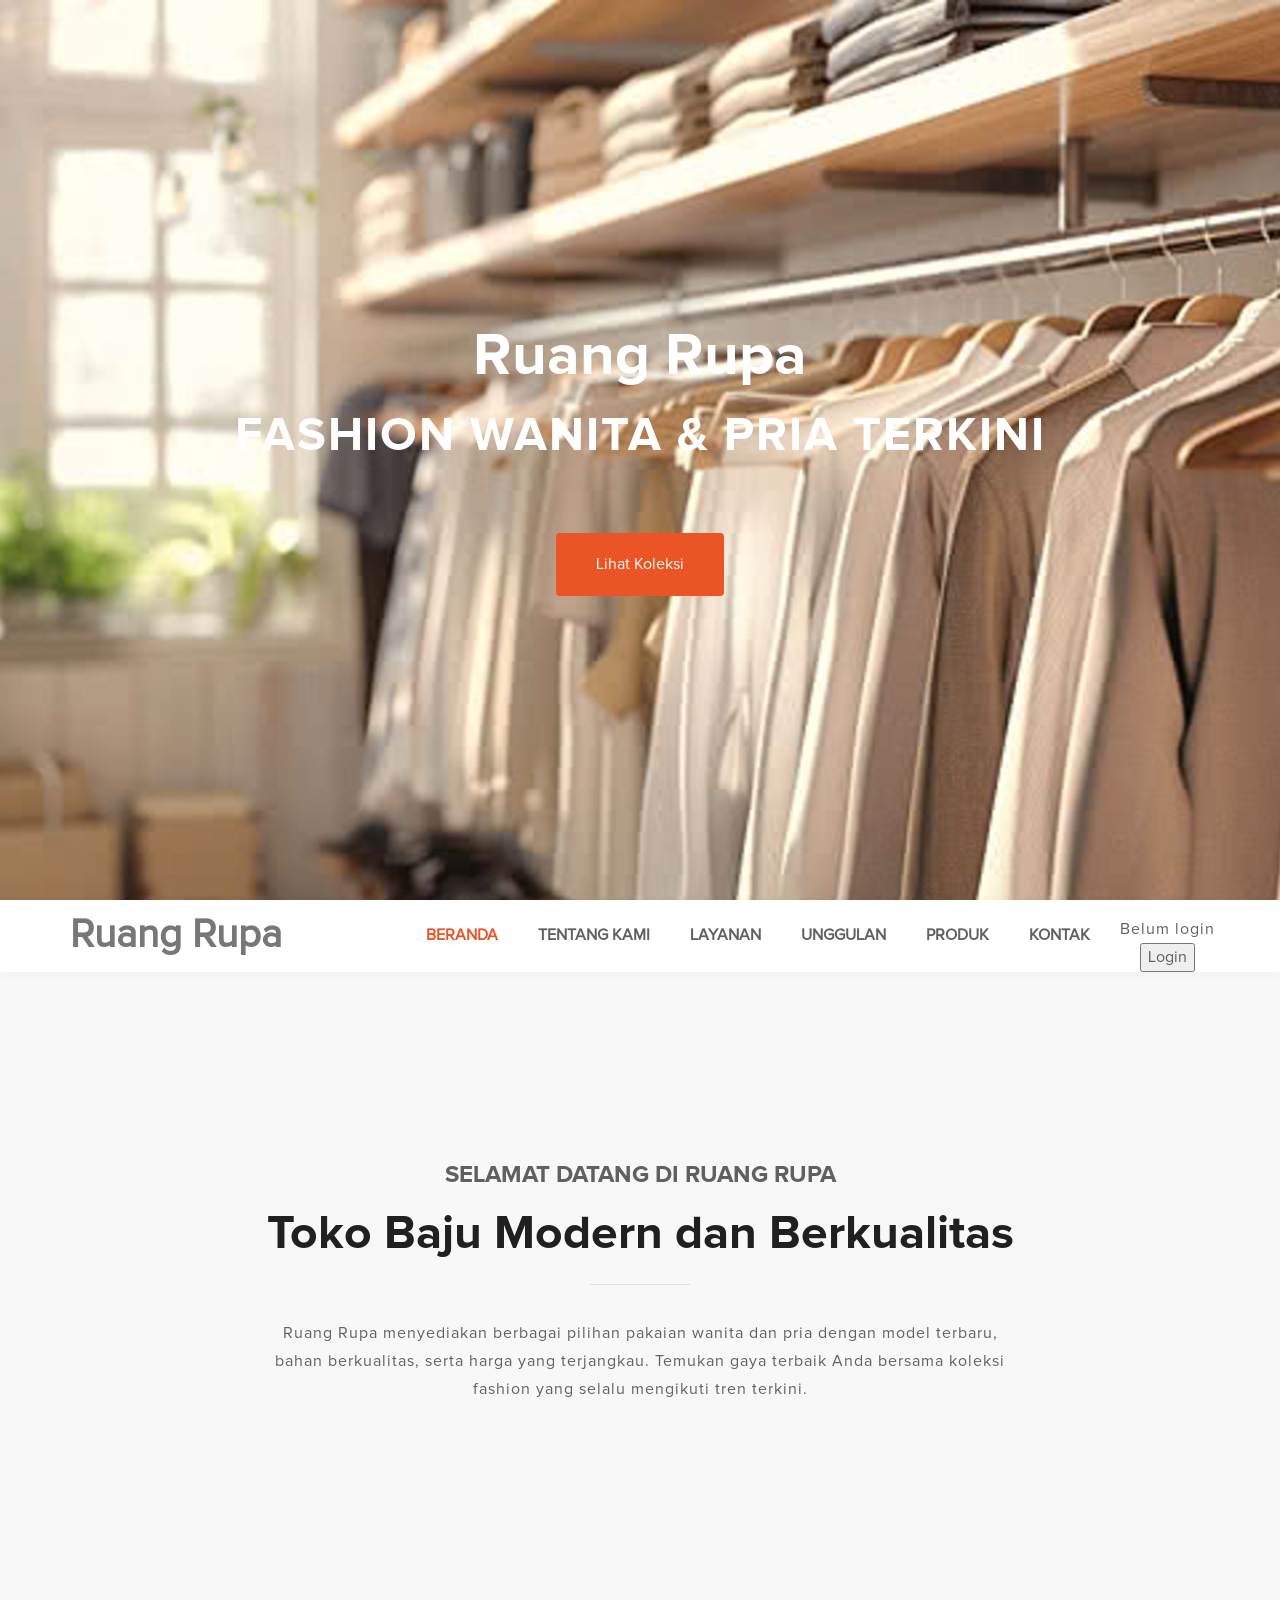
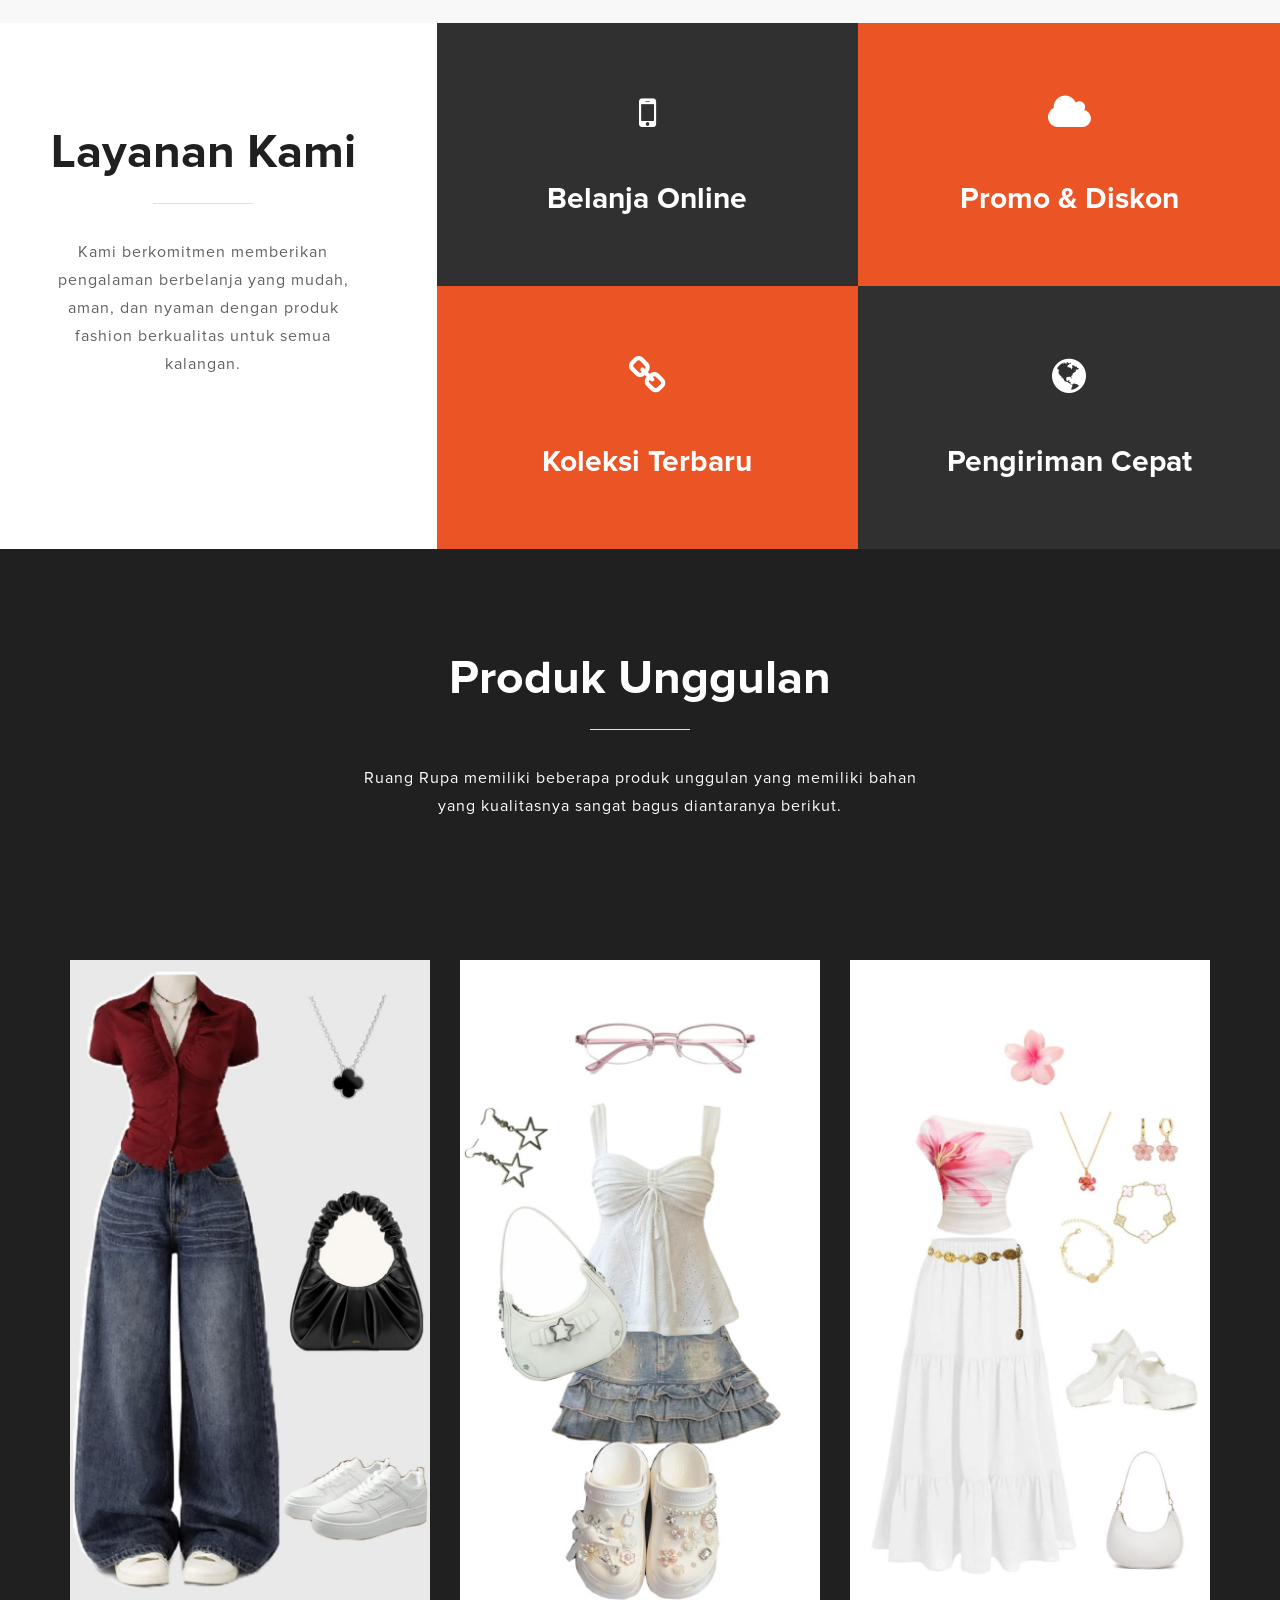
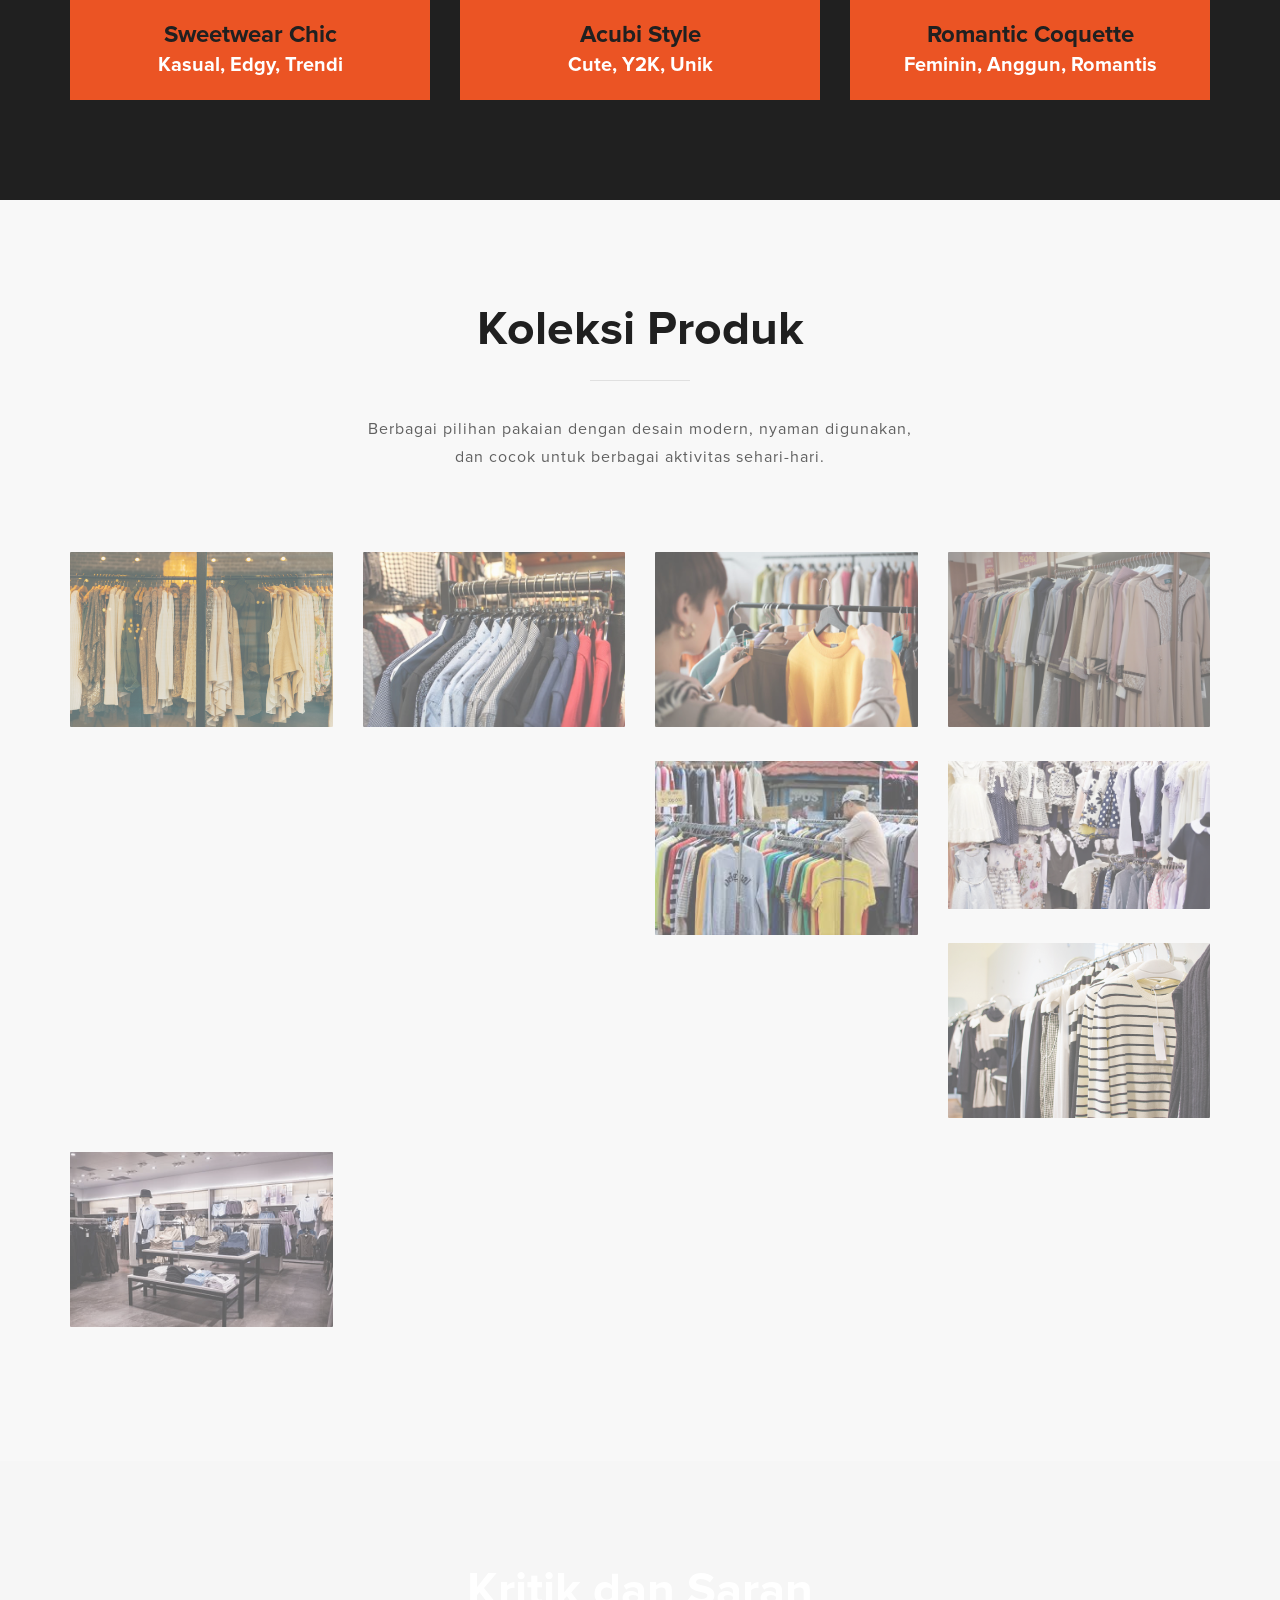
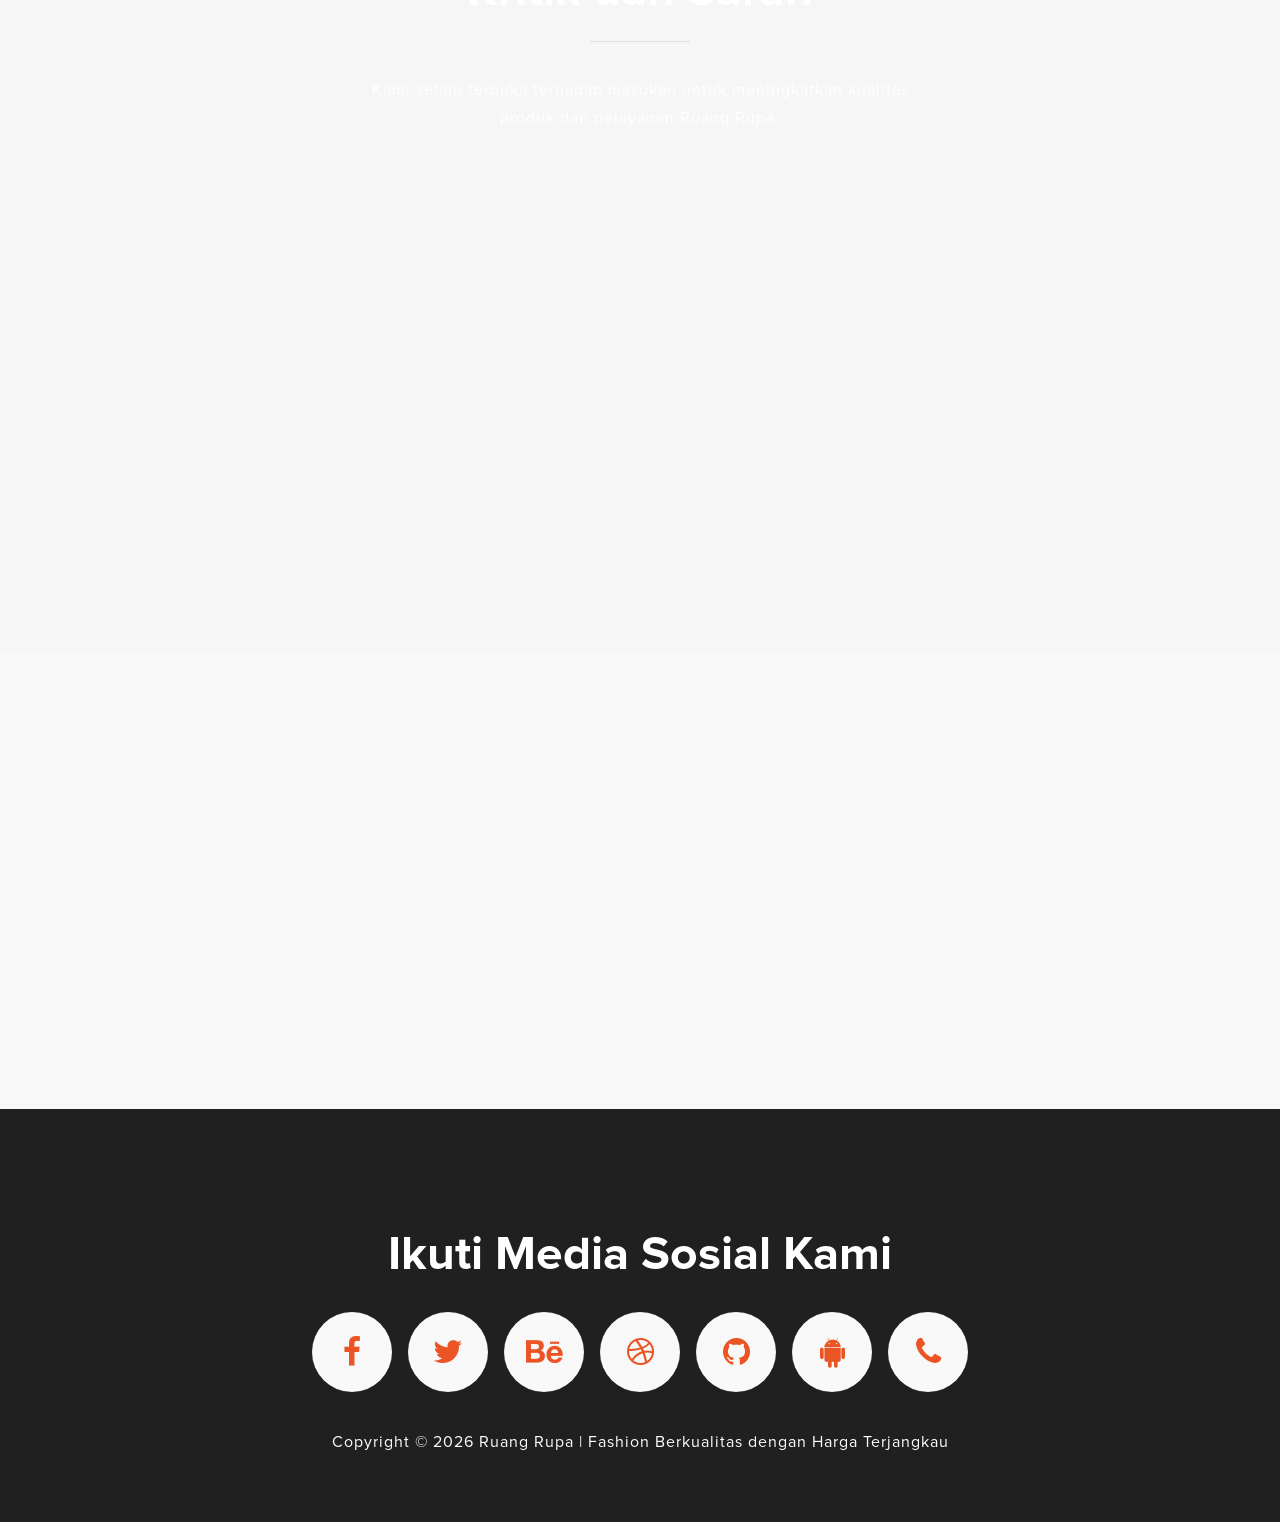
<file: index.html>
<!DOCTYPE html>
<html lang="en">
<head>
<title>Ruang Rupa</title>
<meta charset="utf-8">
<meta http-equiv="X-UA-Compatible" content="IE=Edge">
<meta name="viewport" content="width=device-width, initial-scale=1">
<meta name="keywords" content="">
<meta name="description" content="">
<!-- 
Impulse Template
http://www.templatemo.com/tm-469-impulse
-->
<!-- STYLESHEET CSS FILES -->
<link rel="stylesheet" href="css/bootstrap.min.css">
<link rel="stylesheet" href="css/animate.min.css">
<link rel="stylesheet" href="css/font-awesome.min.css">
<link rel="stylesheet" href="css/nivo-lightbox.css">
<link rel="stylesheet" href="css/nivo_themes/default/default.css">
<link rel="stylesheet" href="css/templatemo-style.css">
</head>
<body data-spy="scroll" data-target=".navbar-collapse" data-offset="50">
<!-- preloader section -->
<div class="preloader">
  <div class="sk-spinner sk-spinner-rotating-plane"></div>
</div>
<!-- home section -->
<section id="home">
  <div class="container">
    <div class="row">
      <div class="col-md-12 col-sm-12">
        <h1 class="wow bounceInDown rotate">Ruang Rupa</h1>
        <h2 class="wow bounce">FASHION WANITA & PRIA TERKINI</h2>
        <a href="#intro" class="btn btn-default smoothScroll">Lihat Koleksi</a>
    </div>
  </div>
</section>
<!-- navigation section -->
<div class="navbar navbar-default navbar-static-top" role="navigation">
  <div class="container">
    <div class="navbar-header">
      <button class="navbar-toggle" data-toggle="collapse" data-target=".navbar-collapse"> <span class="icon icon-bar"></span> <span class="icon icon-bar"></span> <span class="icon icon-bar"></span> </button>
      <a href="#" class="navbar-brand">Ruang Rupa</a>
    </div>
    <div class="collapse navbar-collapse">
      <ul class="nav navbar-nav navbar-right">
        <li><a href="#home" class="smoothScroll">BERANDA</a></li>
        <li><a href="#intro" class="smoothScroll">TENTANG KAMI</a></li>
        <li><a href="#work" class="smoothScroll">LAYANAN</a></li>
        <li><a href="#team" class="smoothScroll">UNGGULAN</a></li>
        <li><a href="#portfolio" class="smoothScroll">PRODUK</a></li>
        <li><a href="#contact" class="smoothScroll">KONTAK</a></li>
        <li>
            <p id="userInfo" style="margin:15px 10px 0 10px;">
                Belum login
            </p>
        </li>
<div id="authArea">
        <li>
            <button onclick="goLogin()" class="nav-cta">
                Login
            </button>
        </li>
             
      </ul>
    </div>
  </div>
</div>

<!-- intro section -->
<section id="intro">
  <div class="container">
    <div class="row">
      <div class="col-md-offset-2 col-md-8 col-sm-offset-1 col-sm-10 title">
        <h4>SELAMAT DATANG DI RUANG RUPA</h4>
        <h2>Toko Baju Modern dan Berkualitas</h2>
        <hr>
        <p>
Ruang Rupa menyediakan berbagai pilihan pakaian wanita dan pria dengan model terbaru,
bahan berkualitas, serta harga yang terjangkau. Temukan gaya terbaik Anda bersama
koleksi fashion yang selalu mengikuti tren terkini.
</p>
      </div>
    </div>
  </div>
</section>
<!-- work section -->
<section id="work">
  <div class="container">
    <div class="row">
      <div class="col-md-4 col-sm-4 title">
        <h2>Layanan Kami</h2>
        <hr>
        <p>
Kami berkomitmen memberikan pengalaman berbelanja yang mudah, aman, dan nyaman
dengan produk fashion berkualitas untuk semua kalangan.
</p>
      </div>
      <div class="col-md-8 col-sm-8">
        <div class="col-md-6 col-sm-6 bg-black"> <i class="fa fa-mobile"></i>
          <h3>Belanja Online</h3>
        </div>
        <div class="col-md-6 col-sm-6 bg-red"> <i class="fa fa-cloud"></i>
          <h3>Promo & Diskon</h3>
        </div>
        <div class="col-md-6 col-sm-6 bg-red"> <i class="fa fa-link"></i>
          <h3>Koleksi Terbaru</h3>
        </div>
        <div class="col-md-6 col-sm-6 bg-black"> <i class="fa fa-globe"></i>
          <h3>Pengiriman Cepat</h3>
        </div>
      </div>
    </div>
  </div>
</section>
<!-- team section -->
<section id="team">
  <div class="container">
    <div class="row">
      <div class="col-md-offset-3 col-md-6 col-sm-offset-2 col-sm-8 title">
        <h2>Produk Unggulan</h2>
        <hr>
        <p>Ruang Rupa memiliki beberapa produk unggulan yang memiliki bahan yang kualitasnya sangat bagus diantaranya berikut.</p>
      </div>
      <div class="col-md-4 col-sm-4 col-xs-6 wow fadeIn" data-wow-delay="0.9s"><img src="images/produk1.jpeg" class="img-responsive" alt="team img">
        <div class="team-des">
          <h4>Sweetwear Chic</h4>
          <h3>Kasual, Edgy, Trendi</h3>
        </div>
      </div>
      <div class="col-md-4 col-sm-4 col-xs-6 wow fadeIn" data-wow-delay="1.3s"><img src="images/produk2.jpeg" class="img-responsive" alt="team img">
        <div class="team-des">
          <h4>Acubi Style</h4>
          <h3>Cute, Y2K, Unik</h3>
        </div>
      </div>
      <div class="col-md-4 col-sm-4 col-xs-6 wow fadeIn" data-wow-delay="1.6s"><img src="images/produk3.jpeg" class="img-responsive" alt="team img">
        <div class="team-des">
          <h4>Romantic Coquette</h4>
          <h3>Feminin, Anggun, Romantis</h3>
        </div>
      </div>
    </div>
  </div>
</section>
<!-- portfolio section -->
<div id="portfolio">
  <div class="container">
    <div class="row">
      <div class="col-md-offset-3 col-md-6 col-sm-offset-2 col-sm-8 title">
        <h2>Koleksi Produk</h2>
        <hr>
        <p>
Berbagai pilihan pakaian dengan desain modern, nyaman digunakan, dan cocok untuk
berbagai aktivitas sehari-hari.
</p>
      </div>
      <div class="col-md-12 col-sm-12"></div>
      <div class="col-md-3 col-sm-3 wow fadeIn" data-wow-delay="0.6s"><a href="images/bj7.png" data-lightbox-gallery="portfolio-gallery"><img src="images/bj7.png" alt="portfolio img"></a></div>
      <div class="col-md-3 col-sm-3 wow fadeIn" data-wow-delay="0.6s"><a href="images/bj2.jpg" data-lightbox-gallery="portfolio-gallery"><img src="images/bj2.jpg" alt="portfolio img"></a></div>
      <div class="col-md-3 col-sm-3 wow fadeIn" data-wow-delay="0.6s"><a href="images/bj8.jpg" data-lightbox-gallery="portfolio-gallery"><img src="images/bj8.jpg" alt="portfolio img"></a></div>
      <div class="col-md-3 col-sm-3 wow fadeIn" data-wow-delay="0.6s"><a href="images/bj3.jpg" data-lightbox-gallery="portfolio-gallery"><img src="images/bj3.jpg" alt="portfolio img"></a></div>
      <div class="col-md-3 col-sm-3 wow fadeIn" data-wow-delay="0.6s"><a href="images/bj5.jpg" data-lightbox-gallery="portfolio-gallery"><img src="images/bj5.jpg" alt="portfolio img"></a></div>
      <div class="col-md-3 col-sm-3 wow fadeIn" data-wow-delay="0.6s"><a href="images/bj6.jpg" data-lightbox-gallery="portfolio-gallery"><img src="images/bj6.jpg" alt="portfolio img"></a></div>
      <div class="col-md-3 col-sm-3 wow fadeIn" data-wow-delay="0.6s"><a href="images/bj4.png" data-lightbox-gallery="portfolio-gallery"><img src="images/bj4.png" alt="portfolio img"></a></div>
      <div class="col-md-3 col-sm-3 wow fadeIn" data-wow-delay="0.6s"><a href="images/bj9.jpg" data-lightbox-gallery="portfolio-gallery"><img src="images/bj9.jpg" alt="portfolio img"></a></div>
    </div>
  </div>
</div>
<!-- contact section -->
<section id="contact">
  <div class="container">
    <div class="row">
      <div class="col-md-offset-3 col-md-6 col-sm-offset-2 col-sm-8 title">
        <h2>Kritik dan Saran</h2>
        <hr>
        <p>
Kami selalu terbuka terhadap masukan untuk meningkatkan kualitas produk dan
pelayanan Ruang Rupa.
</p>
      </div>
      <div class="col-md-offset-3 col-md-6 col-sm-offset-2 col-sm-8 contact-form wow fadeInUp" data-wow-delay="0.9s">
        <form action="#" method="post">
          <input type="text" class="form-control" placeholder="Nama Lengkap">
          <input type="email" class="form-control" placeholder="Alamat Email">
          <textarea class="form-control" placeholder="Tulis pesan Anda" rows="6"></textarea>
          <input type="submit" class="form-control" value="KIRIM PESAN">
        </form>
      </div>
    </div>
  </div>
</section>
<!-- google map section -->
<div class="google_map">
    <div class="row" style="margin:0;">
        
        <div class="col-md-6 col-sm-12" style="padding:0;">
            <iframe
                width="100%"
                height="450"
                src="https://www.youtube.com/embed/xIhs_sl58YM?si=b6Z446LsgDqxfSOn"
                title="YouTube video player"
                frameborder="0"
                allow="accelerometer; autoplay; clipboard-write; encrypted-media; gyroscope; picture-in-picture; web-share"
                allowfullscreen>
            </iframe>
        </div>

        <div class="col-md-6 col-sm-12" style="padding:0;">
            <iframe
              src="https://www.google.com/maps?q=Pakuwon%20Mall%20Jogja&output=embed"
              width="100%"
              height="450"
              style="border:0;"
              allowfullscreen=""
              loading="lazy">
            </iframe>
        </div>

    </div>
</div>
<!-- footer section -->
<footer>
  <div class="container">
    <div class="row">
      <div class="col-md-12 col-sm-12">
        <h2 class="wow fadeIn" data-wow-delay="0.9s">Ikuti Media Sosial Kami</h2>
        <ul class="social-icon">
          <li><a href="#" class="fa fa-facebook wow bounceIn" data-wow-delay="0.3s"></a></li>
          <li><a href="#" class="fa fa-twitter wow bounceIn" data-wow-delay="0.6s"></a></li>
          <li><a href="#" class="fa fa-behance wow bounceIn" data-wow-delay="0.9s"></a></li>
          <li><a href="#" class="fa fa-dribbble wow bounceIn" data-wow-delay="0.9s"></a></li>
          <li><a href="#" class="fa fa-github wow bounceIn" data-wow-delay="0.9s"></a></li>
          <li><a href="#" class="fa fa-android wow bounceIn" data-wow-delay="0.9s"></a></li>
          <li><a href="#" class="fa fa-phone wow bounceIn" data-wow-delay="0.9s"></a></li>
        </ul>
      </div>
      <div class="col-md-12 col-sm-12 copyright">
        <p>
Copyright © 2026 Ruang Rupa
| Fashion Berkualitas dengan Harga Terjangkau
</p>
      </div>
    </div>
  </div>
</footer>
<!-- JAVASCRIPT JS FILES --> 
<script src="js/jquery.js"></script> 
<script src="js/bootstrap.min.js"></script> 
<script src="js/nivo-lightbox.min.js"></script> 
<script src="js/smoothscroll.js"></script> 
<script src="js/jquery.sticky.js"></script> 
<script src="js/jquery.parallax.js"></script> 
<script src="js/wow.min.js"></script> 
<script src="js/custom.js"></script>
<script src="login/js/welcome.js"></script>
</body>
</html>
</file>
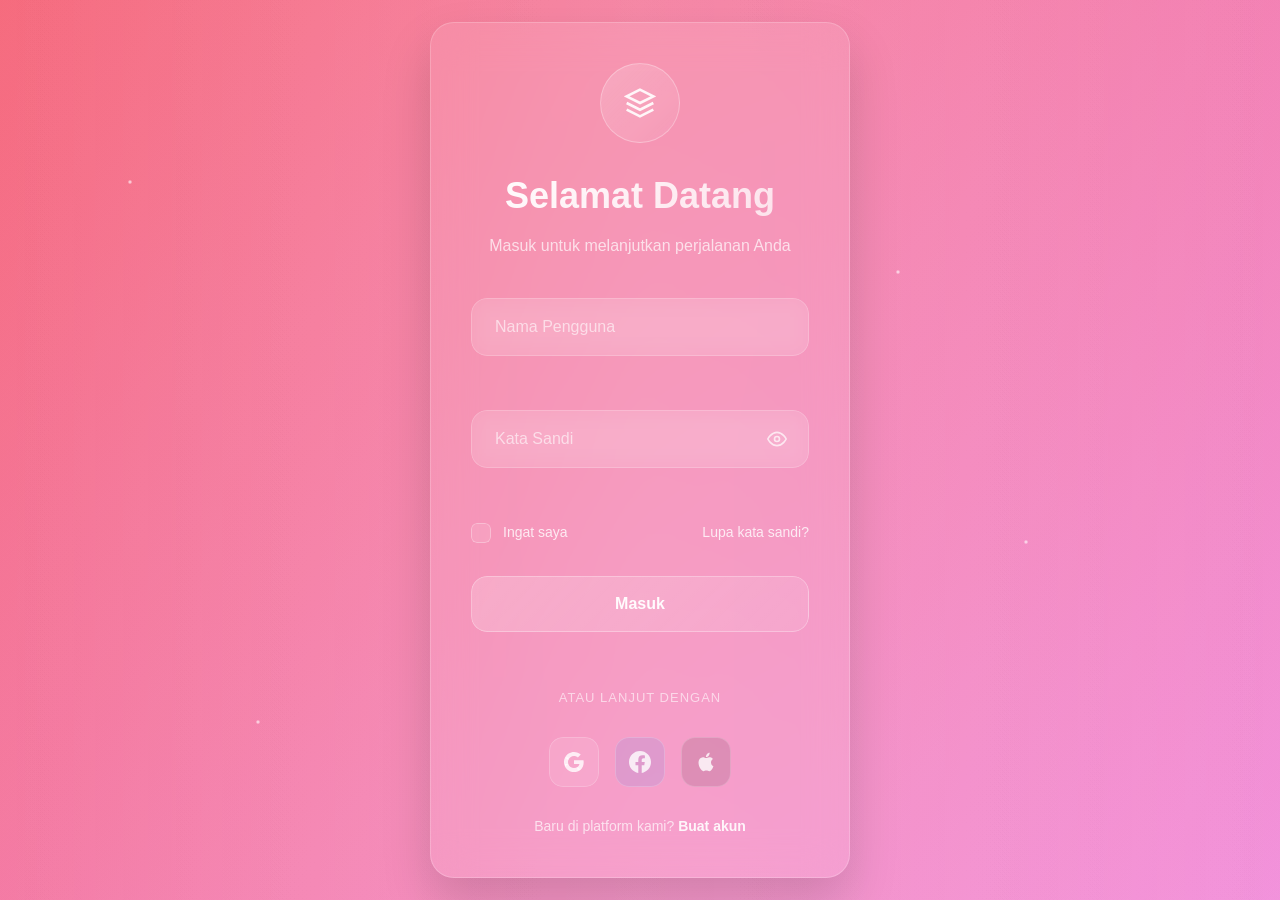
<file: login/index.html>
<!DOCTYPE html>
<html lang="en">
<head>
    <meta charset="UTF-8">
    <meta name="viewport" content="width=device-width, initial-scale=1.0">
    <title>Form Login Gradient Wave</title>
    <meta name="description" content="Form login animasi gradient dengan efek card tilt parallax, ripple, dan partikel bergerak.">
    <meta name="author" content="Aigars Silkalns / Colorlib">
    <link rel="canonical" href="https://puikinsh.github.io/login-forms/forms/gradient-wave/">
    <link rel="icon" type="image/svg+xml" href="data:image/svg+xml,<svg xmlns='http://www.w3.org/2000/svg' viewBox='0 0 100 100'><circle cx='50' cy='50' r='48' fill='%236366f1'/><text x='50' y='68' font-size='60' text-anchor='middle' fill='white' font-family='system-ui,sans-serif'>L</text></svg>">
    <meta property="og:type" content="website">
    <meta property="og:title" content="Form Login Gradient Wave">
    <meta property="og:description" content="Form login animasi gradient dengan efek card tilt parallax, ripple, dan partikel bergerak.">
    <meta property="og:url" content="https://puikinsh.github.io/login-forms/forms/gradient-wave/">
    <meta property="og:image" content="https://puikinsh.github.io/login-forms/assets/screenshots/gradient-wave.png">
    <meta name="twitter:card" content="summary_large_image">
    <meta name="twitter:title" content="Form Login Gradient Wave">
    <meta name="twitter:description" content="Form login animasi gradient dengan efek card tilt parallax, ripple, dan partikel bergerak.">
    <meta name="twitter:image" content="https://puikinsh.github.io/login-forms/assets/screenshots/gradient-wave.png">
    <link rel="stylesheet" href="style.css">
</head>
<body>
    <div class="wave-container">
        <div class="wave wave-1"></div>
        <div class="wave wave-2"></div>
        <div class="wave wave-3"></div>
        <div class="wave wave-4"></div>
    </div>

    <div class="gradient-particles">
        <div class="particle"></div>
        <div class="particle"></div>
        <div class="particle"></div>
        <div class="particle"></div>
        <div class="particle"></div>
        <div class="particle"></div>
    </div>

    <div class="login-container">
        <div class="login-card">
            <div class="card-glow"></div>

            <div class="login-header">
                <div class="gradient-icon">
                    <div class="icon-wave"></div>
                    <svg viewBox="0 0 24 24" fill="none" stroke="currentColor" stroke-width="2">
                        <path d="M12 2L2 7l10 5 10-5-10-5z"/>
                        <path d="M2 17l10 5 10-5"/>
                        <path d="M2 12l10 5 10-5"/>
                    </svg>
                </div>

                <h2>Selamat Datang</h2>
                <p>Masuk untuk melanjutkan perjalanan Anda</p>
            </div>
            
            <form class="login-form" id="loginForm" novalidate>
                <div class="form-group">
                    <div class="input-container">
                        <div class="input-bg"></div>
                        <input type="username" id="username" name="username" required autocomplete="username" placeholder=" ">
                        <label for="username">Nama Pengguna</label>
                        <div class="input-wave"></div>
                    </div>
                    <span class="error-message" id="emailError"></span>
                </div>

                <div class="form-group">
                    <div class="input-container password-container">
                        <div class="input-bg"></div>
                        <input type="password" id="password" name="password" required autocomplete="current-password" placeholder=" ">
                        <label for="password">Kata Sandi</label>
                        <button type="button" class="password-toggle" id="passwordToggle" aria-label="Toggle password visibility">
                            <div class="toggle-bg"></div>
                            <div class="toggle-icon">
                                <svg class="eye-open" viewBox="0 0 24 24" fill="none" stroke="currentColor" stroke-width="2">
                                    <path d="M1 12s4-8 11-8 11 8 11 8-4 8-11 8-11-8-11-8z"/>
                                    <circle cx="12" cy="12" r="3"/>
                                </svg>
                                <svg class="eye-closed" viewBox="0 0 24 24" fill="none" stroke="currentColor" stroke-width="2">
                                    <path d="M17.94 17.94A10.07 10.07 0 0 1 12 20c-7 0-11-8-11-8a18.45 18.45 0 0 1 5.06-5.94M9.9 4.24A9.12 9.12 0 0 1 12 4c7 0 11 8 11 8a18.5 18.5 0 0 1-2.16 3.19m-6.72-1.07a3 3 0 1 1-4.24-4.24"/>
                                    <line x1="1" y1="1" x2="23" y2="23"/>
                                </svg>
                            </div>
                        </button>
                        <div class="input-wave"></div>
                    </div>
                    <span class="error-message" id="passwordError"></span>
                </div>

                <div class="form-options">
                    <div class="checkbox-container">
                        <input type="checkbox" id="remember" name="remember">
                        <label for="remember" class="checkbox-label">
                            <div class="gradient-checkbox">
                                <div class="checkbox-bg"></div>
                                <svg viewBox="0 0 24 24" fill="none" stroke="currentColor" stroke-width="3">
                                    <polyline points="20 6 9 17 4 12"/>
                                </svg>
                            </div>
                            Ingat saya
                        </label>
                    </div>
                    <a href="#" class="forgot-link">Lupa kata sandi?</a>
                </div>

                <button type="submit" class="gradient-button">
                    <div class="button-bg"></div>
                    <div class="button-content">
                        <span class="btn-text">Masuk</span>
                        <div class="btn-loader">
                            <div class="loader-wave"></div>
                            <div class="loader-wave"></div>
                            <div class="loader-wave"></div>
                        </div>
                    </div>
                    <div class="button-ripple"></div>
                </button>
            </form>

            <div class="divider">
                <div class="divider-line">
                    <div class="line-gradient"></div>
                </div>
                <span>atau lanjut dengan</span>
                <div class="divider-line">
                    <div class="line-gradient"></div>
                </div>
            </div>

            <div class="social-login">
                <button type="button" class="social-btn">
                    <div class="social-bg google-bg"></div>
                    <svg viewBox="0 0 24 24" fill="currentColor">
                        <path d="M22.56 12.25c0-.78-.07-1.53-.2-2.25H12v4.26h5.92c-.26 1.37-1.04 2.53-2.21 3.31v2.77h3.57c2.08-1.92 3.28-4.74 3.28-8.09z"/>
                        <path d="M12 23c2.97 0 5.46-.98 7.28-2.66l-3.57-2.77c-.98.66-2.23 1.06-3.71 1.06-2.86 0-5.29-1.93-6.16-4.53H2.18v2.84C3.99 20.53 7.7 23 12 23z"/>
                        <path d="M5.84 14.09c-.22-.66-.35-1.36-.35-2.09s.13-1.43.35-2.09V7.07H2.18C1.43 8.55 1 10.22 1 12s.43 3.45 1.18 4.93l2.85-2.22.81-.62z"/>
                        <path d="M12 5.38c1.62 0 3.06.56 4.21 1.64l3.15-3.15C17.45 2.09 14.97 1 12 1 7.7 1 3.99 3.47 2.18 7.07l3.66 2.84c.87-2.6 3.3-4.53 6.16-4.53z"/>
                    </svg>
                </button>
                <button type="button" class="social-btn">
                    <div class="social-bg facebook-bg"></div>
                    <svg viewBox="0 0 24 24" fill="currentColor">
                        <path d="M24 12.073c0-6.627-5.373-12-12-12s-12 5.373-12 12c0 5.99 4.388 10.954 10.125 11.854v-8.385H7.078v-3.47h3.047V9.43c0-3.007 1.792-4.669 4.533-4.669 1.312 0 2.686.235 2.686.235v2.953H15.83c-1.491 0-1.956.925-1.956 1.874v2.25h3.328l-.532 3.47h-2.796v8.385C19.612 23.027 24 18.062 24 12.073z"/>
                    </svg>
                </button>
                <button type="button" class="social-btn">
                    <div class="social-bg apple-bg"></div>
                    <svg viewBox="0 0 24 24" fill="currentColor">
                        <path d="M18.71 19.5c-.83 1.24-1.71 2.45-3.05 2.47-1.34.03-1.77-.79-3.29-.79-1.53 0-2 .77-3.27.82-1.31.05-2.3-1.32-3.14-2.53C4.25 17 2.94 12.45 4.7 9.39c.87-1.52 2.43-2.48 4.12-2.51 1.28-.02 2.5.87 3.29.87.78 0 2.26-1.07 3.81-.91.65.03 2.47.26 3.64 1.98-.09.06-2.17 1.28-2.15 3.81.03 3.02 2.65 4.03 2.68 4.04-.03.07-.42 1.44-1.38 2.83M13 3.5c.73-.83 1.94-1.46 2.94-1.5.13 1.17-.34 2.35-1.04 3.19-.69.85-1.83 1.51-2.95 1.42-.15-1.15.41-2.35 1.05-3.11z"/>
                    </svg>
                </button>
            </div>

            <div class="signup-link">
                <p>Baru di platform kami? <a href="register.html">Buat akun</a></p>
            </div>

            <div class="success-message" id="successMessage">
                <div class="success-wave"></div>
                <div class="success-content">
                    <div class="success-icon">
                        <svg viewBox="0 0 24 24" fill="none" stroke="currentColor" stroke-width="2">
                            <polyline points="20 6 9 17 4 12"/>
                        </svg>
                    </div>
                    <h3>Selamat datang kembali!</h3>
                    <p>Mengalihkan ke dashboard Anda...</p>
                </div>
            </div>
        </div>
    </div>

    <script src="js/login.js"></script>
</body>
</html>
</file>
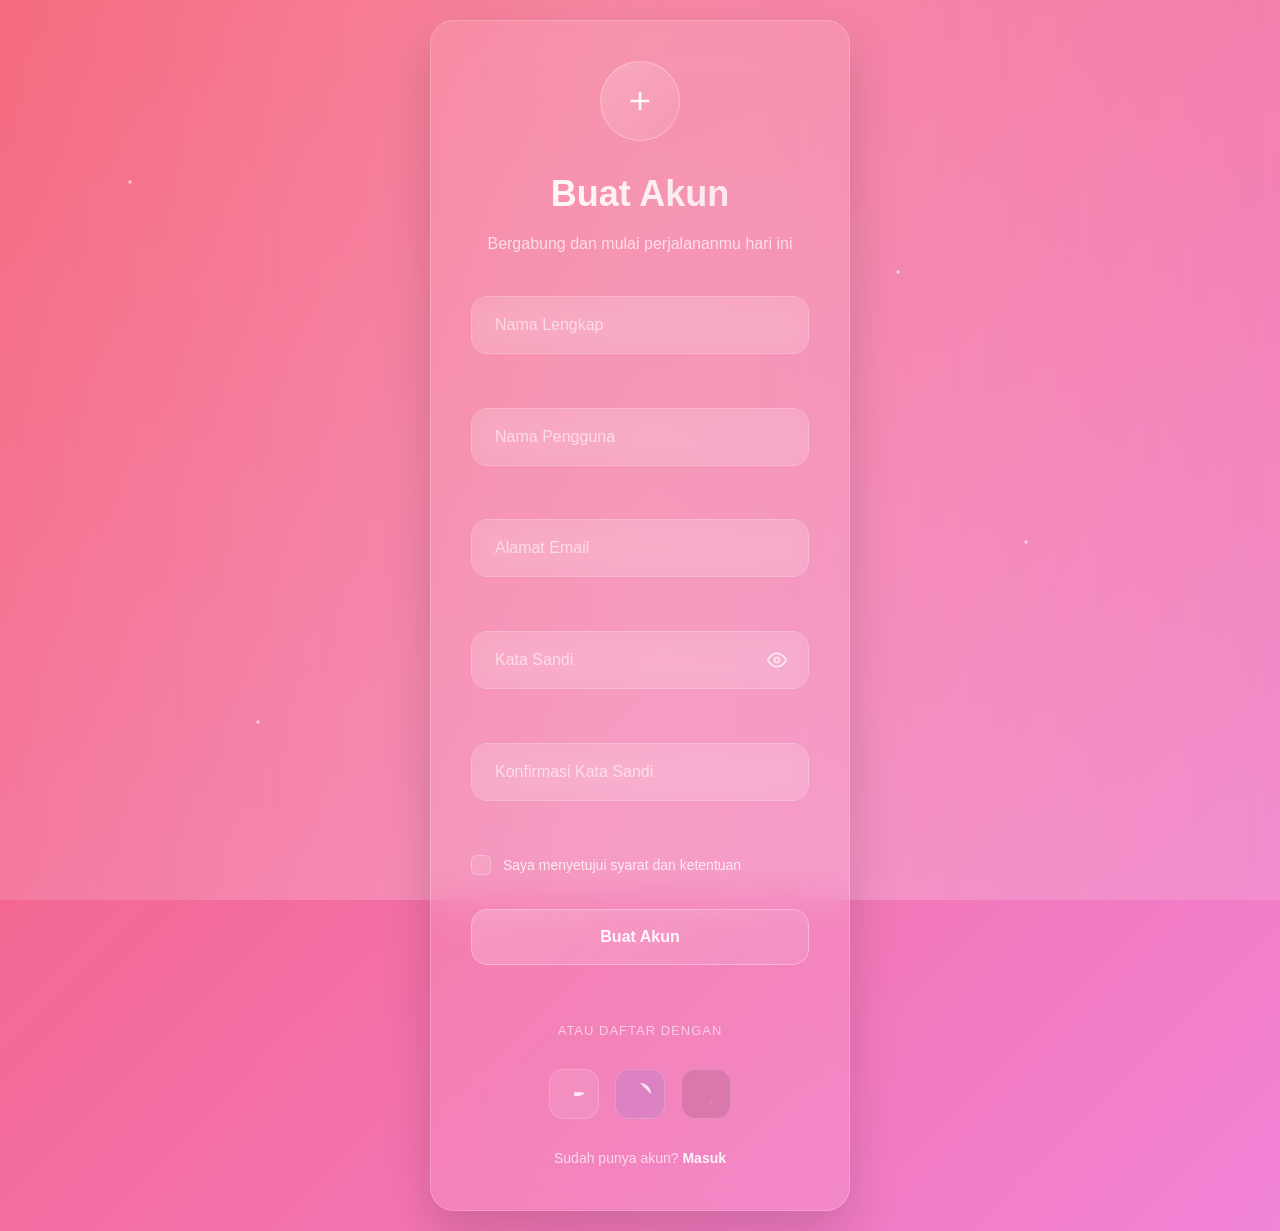
<file: login/register.html>
<!DOCTYPE html>
<html lang="en">
<head>
    <meta charset="UTF-8">
    <meta name="viewport" content="width=device-width, initial-scale=1.0">

    <title>Buat Akun</title>

    <link rel="stylesheet" href="style.css">
</head>
<body>

    <!-- Background Waves -->
    <div class="wave-container">
        <div class="wave wave-1"></div>
        <div class="wave wave-2"></div>
        <div class="wave wave-3"></div>
        <div class="wave wave-4"></div>
    </div>

    <!-- Particles -->
    <div class="gradient-particles">
        <div class="particle"></div>
        <div class="particle"></div>
        <div class="particle"></div>
        <div class="particle"></div>
        <div class="particle"></div>
        <div class="particle"></div>
    </div>

    <!-- Register Container -->
    <div class="login-container">

        <div class="login-card">

            <div class="card-glow"></div>

            <!-- Header -->
            <div class="login-header">

                <div class="gradient-icon">
                    <div class="icon-wave"></div>

                    <svg viewBox="0 0 24 24" fill="none" stroke="currentColor" stroke-width="2">
                        <path d="M12 5v14"/>
                        <path d="M5 12h14"/>
                    </svg>
                </div>

                <h2>Buat Akun</h2>

                <p>Bergabung dan mulai perjalananmu hari ini</p>
            </div>

            <!-- Register Form -->
            <form class="login-form" id="registerForm" novalidate>

                <!-- Full Name -->
                <div class="form-group">
                    <div class="input-container">
                        <div class="input-bg"></div>

                        <input
                            type="text"
                            id="fullname"
                            name="fullname"
                            required
                            autocomplete="name"
                            placeholder=" "
                        >

                        <label for="fullname">Nama Lengkap</label>

                        <div class="input-wave"></div>
                    </div>

                    <span class="error-message" id="fullnameError"></span>
                </div>

                <!-- Username -->
                <div class="form-group">
                    <div class="input-container">
                        <div class="input-bg"></div>

                        <input
                            type="text"
                            id="username"
                            name="username"
                            required
                            autocomplete="username"
                            placeholder=" "
                        >

                        <label for="username">Nama Pengguna</label>

                        <div class="input-wave"></div>
                    </div>

                    <span class="error-message" id="usernameError"></span>
                </div>

                <!-- Email -->
                <div class="form-group">
                    <div class="input-container">
                        <div class="input-bg"></div>

                        <input
                            type="email"
                            id="email"
                            name="email"
                            required
                            autocomplete="email"
                            placeholder=" "
                        >

                        <label for="email">Alamat Email</label>

                        <div class="input-wave"></div>
                    </div>

                    <span class="error-message" id="emailError"></span>
                </div>

                <!-- Password -->
                <div class="form-group">
                    <div class="input-container password-container">
                        <div class="input-bg"></div>

                        <input
                            type="password"
                            id="password"
                            name="password"
                            required
                            autocomplete="new-password"
                            placeholder=" "
                        >

                        <label for="password">Kata Sandi</label>

                        <button
                            type="button"
                            class="password-toggle"
                            id="passwordToggle"
                            aria-label="Toggle password visibility"
                        >
                            <div class="toggle-bg"></div>

                            <div class="toggle-icon">

                                <svg class="eye-open" viewBox="0 0 24 24" fill="none" stroke="currentColor" stroke-width="2">
                                    <path d="M1 12s4-8 11-8 11 8 11 8-4 8-11 8-11-8-11-8z"/>
                                    <circle cx="12" cy="12" r="3"/>
                                </svg>

                                <svg class="eye-closed" viewBox="0 0 24 24" fill="none" stroke="currentColor" stroke-width="2">
                                    <path d="M17.94 17.94A10.07 10.07 0 0 1 12 20c-7 0-11-8-11-8a18.45 18.45 0 0 1 5.06-5.94"/>
                                    <line x1="1" y1="1" x2="23" y2="23"/>
                                </svg>

                            </div>
                        </button>

                        <div class="input-wave"></div>
                    </div>

                    <span class="error-message" id="passwordError"></span>
                </div>

                <!-- Confirm Password -->
                <div class="form-group">
                    <div class="input-container password-container">
                        <div class="input-bg"></div>

                        <input
                            type="password"
                            id="confirmPassword"
                            name="confirmPassword"
                            required
                            autocomplete="new-password"
                            placeholder=" "
                        >

                        <label for="confirmPassword">Konfirmasi Kata Sandi</label>

                        <div class="input-wave"></div>
                    </div>

                    <span class="error-message" id="confirmPasswordError"></span>
                </div>

                <!-- Terms -->
                <div class="form-options">

                    <div class="checkbox-container">

                        <input type="checkbox" id="terms" required>

                        <label for="terms" class="checkbox-label">

                            <div class="gradient-checkbox">
                                <div class="checkbox-bg"></div>

                                <svg viewBox="0 0 24 24" fill="none" stroke="currentColor" stroke-width="3">
                                    <polyline points="20 6 9 17 4 12"/>
                                </svg>
                            </div>

                            Saya menyetujui syarat dan ketentuan
                        </label>
                    </div>

                </div>

                <!-- Submit -->
                <button type="submit" class="gradient-button">

                    <div class="button-bg"></div>

                    <div class="button-content">

                        <span class="btn-text">
                            Buat Akun
                        </span>

                        <div class="btn-loader">
                            <div class="loader-wave"></div>
                            <div class="loader-wave"></div>
                            <div class="loader-wave"></div>
                        </div>

                    </div>

                    <div class="button-ripple"></div>

                </button>

            </form>
            <p id="message"></p>

            <!-- Divider -->
            <div class="divider">

                <div class="divider-line">
                    <div class="line-gradient"></div>
                </div>

                <span>atau daftar dengan</span>

                <div class="divider-line">
                    <div class="line-gradient"></div>
                </div>

            </div>

            <!-- Social -->
            <div class="social-login">

                <button type="button" class="social-btn" aria-label="Google">
                    <div class="social-bg google-bg"></div>

                    <svg viewBox="0 0 24 24" fill="currentColor">
                        <path d="M22.56 12.25c0-.78-.07-1.53-.2-2.25H12v4.26h5.92"/>
                    </svg>
                </button>

                <button type="button" class="social-btn" aria-label="Facebook">
                    <div class="social-bg facebook-bg"></div>

                    <svg viewBox="0 0 24 24" fill="currentColor">
                        <path d="M24 12.073c0-6.627-5.373-12-12-12"/>
                    </svg>
                </button>

                <button type="button" class="social-btn" aria-label="Apple">
                    <div class="social-bg apple-bg"></div>

                    <svg viewBox="0 0 24 24" fill="currentColor">
                        <path d="M18.71 19.5c-.83 1.24-1.71 2.45-3.05 2.47"/>
                    </svg>
                </button>

            </div>

            <!-- Login Link -->
            <div class="signup-link">

                <p>
                    Sudah punya akun?
                    <a href="index.html">Masuk</a>
                </p>

            </div>

        </div>

    </div>

    <script src="js/register.js"></script>

</body>
</html>
</file>
<file: css/templatemo-style.css>
/*
Impulse Template
http://www.templatemo.com/tm-469-impulse
*/

body {
	background: #f8f8f8;
	color: #606060;
	font-family: 'Proxima', sans-serif;
	font-size: 16px;
	font-weight: 400;
	position: relative;
}
html, body {
	-webkit-font-smoothing: antialiased;
	-moz-osx-font-smoothing: grayscale;
	overflow-x: hidden;
	text-align: center;
	vertical-align: middle;
}
@font-face {
	font-family: 'Proxima';
	src: url(../fonts/ProximaNova-Regular.otf);
}
@font-face {
	font-family: 'Proxima Bold';
	src: url(../fonts/ProximaNova-Bold.otf);
}
h1, h2, h3, h4, h5, h6 {
	font-family: "Proxima Bold";
	font-weight: bold;
}
p {
	letter-spacing: 1px;
	line-height: 28px;
}
hr {
	border-color: #e0e0e0;
	margin: 0 auto 20px auto;
	width: 100px !important;
}
h1 {
	font-size: 60px;
}
h2 {
	font-size: 48px;
}
h3 {
	font-size: 30px;
}
h4 {
	font-size: 24px;
}
h5 {
	font-size: 18px;
}
h6 {
	font-size: 16px;
}
.title {
	padding-bottom: 40px;
}
.title h2 {
	color: #202020;
	line-height: 20px;
	padding-bottom: 30px;
}
.title p {
	padding-top: 14px;
	padding-bottom: 30px;
}
.parallax-section {
	background-attachment: fixed !important;
	background-size: cover !important;
}
/* preloader section */
.preloader {
	position: fixed;
	top: 0;
	left: 0;
	width: 100%;
	height: 100%;
	z-index: 99999;
	display: -webkit-flex;
	display: -ms-flexbox;
	display: flex;
	-webkit-flex-flow: row nowrap;
	-ms-flex-flow: row nowrap;
	flex-flow: row nowrap;
	-webkit-justify-content: center;
	-ms-flex-pack: center;
	justify-content: center;
	-webkit-align-items: center;
	-ms-flex-align: center;
	align-items: center;
	background: none repeat scroll 0 0 #fff;
	background: none repeat scroll 0 0 #f9f9f9;
}
.sk-spinner-rotating-plane.sk-spinner {
	width: 40px;
	height: 40px;
	background-color: #eb5424;
	border-radius: 50%;
	-webkit-animation: sk-rotatePlane 1.2s infinite ease-in-out;
	animation: sk-rotatePlane 1.2s infinite ease-in-out;
}
@keyframes sk-rotatePlane {
0% {
-webkit-transform: perspective(120px) rotateX(0deg) rotateY(0deg);
transform: perspective(120px) rotateX(0deg) rotateY(0deg);
}
50% {
-webkit-transform: perspective(120px) rotateX(-180.1deg) rotateY(0deg);
transform: perspective(120px) rotateX(-180.1deg) rotateY(0deg);
}
100% {
-webkit-transform: perspective(120px) rotateX(-180deg) rotateY(-179.9deg);
transform: perspective(120px) rotateX(-180deg) rotateY(-179.9deg);
}
}
/* home section */
#home {
	background: url('../images/baju.jpg') 50% 0 repeat-y fixed;
	color: #ffffff;
	display: -webkit-box;
	display: -webkit-flex;
	display: -ms-flexbox;
	display: flex;
	-webkit-box-align: center;
	-webkit-align-items: center;
	-ms-flex-align: center;
	align-items: center;
	height: 100vh;
	text-align: center;
}
#home h2 {
	letter-spacing: 2px;
}
#home .btn {
	background: #eb5424;
	border-radius: 4px;
	border: none;
	color: #ffffff;
	font-size: 16px;
	padding: 20px 40px;
	margin-top: 60px;
}
#home .btn:hover {
	background: #fff;
	color: #eb5424;
	transition: all 0.4s ease-in-out;
}
/* navigation section */
.navbar-default {
	background: #fff;
	border: none;
	box-shadow: 0 2px 8px 0 rgba(50, 50, 50, 0.04);
	margin: 0 !important;
}
.navbar-default .navbar-brand {
	font-size: 40px;
	font-weight: bold;
	margin: 0;
	line-height: 40px !important;
}
.navbar-default .navbar-nav li a {
	color: #606060;
	font-weight: bold;
	padding-right: 20px;
	padding-left: 20px;
	line-height: 40px;
}
.navbar-default .navbar-nav li a:hover {
	color: #eb5424;
}
.navbar-default .navbar-nav > li > a:hover, .navbar-default .navbar-nav > li > a:focus {
	color: #606060;
	background-color: transparent;
}
.navbar-default .navbar-nav > .active > a, .navbar-default .navbar-nav > .active > a:hover, .navbar-default .navbar-nav > .active > a:focus {
	color: #eb5424;
	background-color: transparent;
}
.navbar-default .navbar-toggle {
	border: none;
	padding-top: 12px;
}
.navbar-default .navbar-toggle .icon-bar {
	background: #eb5424;
	border-color: transparent;
}
.navbar-default .navbar-toggle:hover, .navbar-default .navbar-toggle:focus {
	background-color: transparent;
}
/* intro section */
#intro {
	padding-top: 180px;
	padding-bottom: 140px;
}
#intro h4 {
	padding-bottom: 16px;
}
/* work section */
#work {
	background-color: #ffffff;
}
#work .container {
	width: 100%;
	padding: 0;
	margin: 0;
}
#work .title {
	padding: 100px 60px 60px 60px;
}
#work .bg-black {
	background-color: #303030;
	color: #ffffff;
}
#work .bg-red {
	background-color: #eb5424;
	color: #ffffff;
}
#work h3 {
	padding-bottom: 60px;
}
#work .fa {
	color: #ffffff;
	cursor: pointer;
	font-size: 40px;
	width: 100px;
	height: 100px;
	line-height: 100px;
	text-align: center;
	transition: all 0.4s ease-in-out;
	margin-top: 40px;
}
#work .fa:hover {
	background-color: #ffffff;
	border-radius: 50%;
	color: #303030;
}
/* team section */
#team {
	background: #202020 url('../images/team-bg.jpg') 50% 0 repeat-y fixed;
	color: #ffffff;
	padding-top: 100px;
	padding-bottom: 100px;
}
#team h2 {
	color: #ffffff;
}
#team h3 {
	font-size: 20px;
	line-height: 10px;
}
#team h4 {
	color: #202020;
	line-height: 10px;
	font-weight: bold;
}
#team .team-des {
	background-color: #eb5424;
	color: #ffffff;
	padding: 20px 12px;
	position: relative;
}
#team img {
	max-width: 100%;
	height: auto;
	padding-top: 60px;
}
/* portfolio section */
#portfolio {
	padding-top: 100px;
	padding-bottom: 100px;
}
#portfolio h2 {
	line-height: 20px;
}
#portfolio h3 {
	color: #eb5424;
	padding-bottom: 60px;
}
#portfolio a {
	text-decoration: none;
}
#portfolio img {
	border-radius: 1px;
	width: 100%;
	max-width: 100%;
	height: auto;
	opacity: 0.8;
	margin-bottom: 34px;
	opacity: 0.6;
	transition: all 0.4s ease-in-out;
}
#portfolio img:hover {
	opacity: 0.9;
}
/* price section */
#price {
	background: #fff;
	padding-top: 100px;
	padding-bottom: 120px;
}
#price .plan {
	background: #eb5424;
	color: #ffffff;
	padding: 0 0 60px 0;
}
#price .plan .plan_title {
	background-color: #f6f6f6;
	color: #202020;
	padding-top: 40px;
	padding-bottom: 40px;
}
#price .plan .plan_sub_title {
	border-bottom: 1px solid #ffffff;
	padding: 30px;
}
#price .plan ul {
	padding: 0;
}
#price .plan ul li {
	display: block;
	font-family: "Proxima";
	font-size: 16px;
	padding: 40px 0 10px 0;
}
#price .plan .btn {
	background: #ffffff;
	border: none;
	border-radius: 0;
	color: #202020;
	font-size: 16px;
	font-weight: bold;
	padding: 20px 40px;
	transition: all 0.4s ease-in-out;
	margin-top: 20px;
}
#price .plan .btn:hover {
	background: #202020;
	color: #ffffff;
}
/* google map section */
#map-canvas {
	border: none;
	width: 100%;
	height: 400px;
}
/* contact section */
#contact {
	background: #f6f6f6 url('../images/contact-bg.jpg') 50% 0 repeat-y fixed;
	color: #ffffff;
	padding-top: 100px;
	padding-bottom: 80px;
}
#contact h2 {
	color: #ffffff;
}
#contact .form-control {
	border-radius: 4px;
	border: none;
	box-shadow: none;
	margin-top: 12px;
	margin-bottom: 14px;
}
#contact input {
	height: 50px;
}
#contact input[type="submit"] {
	background-color: #eb5424;
	color: #ffffff;
	height: 60px;
	font-weight: bold;
	transition: all 0.4s ease-in-out;
}
#contact input[type="submit"]:hover {
	background-color: #202020;
}
/* footer section */
footer {
	background: #202020;
	color: #ffffff;
	border-bottom: 10px solid #ffffff;
	padding-top: 60px;
	padding-bottom: 60px;
}
footer h2 {
	padding-top: 40px;
	padding-bottom: 20px;
}
footer p {
	line-height: 20px;
}
footer .copyright a {
	color: #eb5424;
}
.social-icon {
	padding: 0;
	margin: 0;
	text-align: center;
	vertical-align: middle;
}
.social-icon li {
	list-style: none;
	display: inline-block;
}
.social-icon li a {
	background: #f8f8f8;
	border-radius: 100%;
	color: #eb5424;
	font-size: 32px;
	width: 80px;
	height: 80px;
	line-height: 80px;
	text-align: center;
	text-decoration: none;
	transition: all 0.4s ease-in-out;
	margin: 0 6px 40px 6px;
}
.social-icon li a:hover {
	background: #080808;
}
@media screen and (max-width:980px) {
.navbar-default .navbar-nav li a {
	padding-right: 14px;
	padding-left: 14px;
	font-size: 13px;
}
#intro h2 {
	font-size: 32px;
}
#work .title {
	padding: 80px 20px 20px 20px;
}
.portfolio-thumb .portfolio-overlay {
	padding-top: 24px;
}
}
@media (max-width:767px) {
.navbar-brand {
	padding-top: 6px;
}
}
@media (max-width:400px) {
#home h1 {
	font-size: 32px;
}
#home h2 {
	font-size: 22px;
}
#intro h2 {
	font-size: 20px;
}
.portfolio-thumb .portfolio-overlay {
	padding-top: 60px;
}
.google_map iframe{
width: 100%;
height: 450px;
border: none;
}
}
</file>
<file: login/style.css>
/* Gradient Wave Login Form - Complete & Self-Contained */

* {
    margin: 0;
    padding: 0;
    box-sizing: border-box;
}

body {
    font-family: -apple-system, BlinkMacSystemFont, 'Segoe UI', Roboto, sans-serif;
    background: linear-gradient(-45deg, #667eea, #764ba2, #f093fb, #f5576c);
    background-size: 400% 400%;
    animation: gradientFlow 15s ease infinite;
    min-height: 100vh;
    display: flex;
    align-items: center;
    justify-content: center;
    padding: 20px;
    line-height: 1.6;
    overflow: hidden;
    position: relative;
}

@keyframes gradientFlow {
    0% { background-position: 0% 50%; }
    50% { background-position: 100% 50%; }
    100% { background-position: 0% 50%; }
}

/* Animated Wave Background */
.wave-container {
    position: fixed;
    top: 0;
    left: 0;
    width: 100%;
    height: 100%;
    z-index: 1;
    pointer-events: none;
}

.wave {
    position: absolute;
    top: 0;
    left: -50%;
    width: 200%;
    height: 100%;
    background: linear-gradient(90deg, transparent, rgba(255,255,255,0.1), transparent);
    transform-origin: center;
}

.wave-1 {
    animation: waveMove 20s linear infinite;
    animation-delay: 0s;
}

.wave-2 {
    animation: waveMove 25s linear infinite reverse;
    animation-delay: -5s;
    background: linear-gradient(90deg, transparent, rgba(255,255,255,0.05), transparent);
}

.wave-3 {
    animation: waveMove 30s linear infinite;
    animation-delay: -10s;
    background: linear-gradient(90deg, transparent, rgba(255,255,255,0.08), transparent);
}

.wave-4 {
    animation: waveMove 35s linear infinite reverse;
    animation-delay: -15s;
    background: linear-gradient(90deg, transparent, rgba(255,255,255,0.03), transparent);
}

@keyframes waveMove {
    0% { transform: translateX(-50%) skewX(-5deg); }
    100% { transform: translateX(50%) skewX(-5deg); }
}

/* Gradient Particles */
.gradient-particles {
    position: fixed;
    top: 0;
    left: 0;
    width: 100%;
    height: 100%;
    z-index: 2;
    pointer-events: none;
}

.particle {
    position: absolute;
    width: 4px;
    height: 4px;
    background: radial-gradient(circle, rgba(255,255,255,0.8), transparent);
    border-radius: 50%;
    animation: particleFloat 15s linear infinite;
}

.particle:nth-child(1) { top: 20%; left: 10%; animation-delay: 0s; }
.particle:nth-child(2) { top: 60%; left: 80%; animation-delay: -3s; }
.particle:nth-child(3) { top: 80%; left: 20%; animation-delay: -6s; }
.particle:nth-child(4) { top: 30%; left: 70%; animation-delay: -9s; }
.particle:nth-child(5) { top: 10%; left: 60%; animation-delay: -12s; }
.particle:nth-child(6) { top: 70%; left: 40%; animation-delay: -15s; }

@keyframes particleFloat {
    0%, 100% { transform: translateY(0) translateX(0) scale(1); opacity: 0; }
    10%, 90% { opacity: 1; }
    50% { transform: translateY(-100px) translateX(50px) scale(1.5); }
}

.login-container {
    width: 100%;
    max-width: 420px;
    position: relative;
    z-index: 10;
}

.login-card {
    background: rgba(255, 255, 255, 0.1);
    backdrop-filter: blur(20px);
    -webkit-backdrop-filter: blur(20px);
    border: 1px solid rgba(255, 255, 255, 0.2);
    border-radius: 24px;
    padding: 40px;
    position: relative;
    overflow: hidden;
    box-shadow: 0 25px 50px rgba(0, 0, 0, 0.15);
    transition: all 0.3s ease;
}

.login-card:hover {
    transform: translateY(-5px);
    box-shadow: 0 35px 70px rgba(0, 0, 0, 0.2);
}

.card-glow {
    position: absolute;
    top: -2px;
    left: -2px;
    right: -2px;
    bottom: -2px;
    background: linear-gradient(45deg, #667eea, #764ba2, #f093fb, #f5576c);
    background-size: 400% 400%;
    animation: gradientFlow 8s ease infinite;
    border-radius: 24px;
    z-index: -1;
    opacity: 0;
    transition: opacity 0.3s ease;
}

.login-card:hover .card-glow {
    opacity: 1;
}

.login-header {
    text-align: center;
    margin-bottom: 40px;
}

.gradient-icon {
    width: 80px;
    height: 80px;
    margin: 0 auto 24px;
    background: linear-gradient(135deg, rgba(255,255,255,0.2), rgba(255,255,255,0.05));
    border-radius: 50%;
    display: flex;
    align-items: center;
    justify-content: center;
    position: relative;
    overflow: hidden;
    border: 1px solid rgba(255,255,255,0.3);
}

.icon-wave {
    position: absolute;
    top: 0;
    left: -100%;
    width: 100%;
    height: 100%;
    background: linear-gradient(90deg, transparent, rgba(255,255,255,0.3), transparent);
    animation: iconWaveMove 3s ease-in-out infinite;
}

@keyframes iconWaveMove {
    0% { left: -100%; }
    100% { left: 100%; }
}

.gradient-icon svg {
    width: 32px;
    height: 32px;
    color: rgba(255,255,255,0.9);
    z-index: 1;
}

.login-header h2 {
    color: rgba(255,255,255,0.95);
    font-size: 2.25rem;
    font-weight: 700;
    margin-bottom: 8px;
    background: linear-gradient(135deg, #ffffff, rgba(255,255,255,0.7));
    -webkit-background-clip: text;
    background-clip: text;
    -webkit-text-fill-color: transparent;
}

.login-header p {
    color: rgba(255,255,255,0.7);
    font-size: 16px;
    font-weight: 400;
}

/* Gradient Form Styles */
.form-group {
    margin-bottom: 28px;
    position: relative;
}

.input-container {
    position: relative;
    overflow: hidden;
    border-radius: 16px;
}

.input-bg {
    position: absolute;
    top: 0;
    left: 0;
    right: 0;
    bottom: 0;
    background: rgba(255,255,255,0.1);
    -webkit-backdrop-filter: blur(10px);
    backdrop-filter: blur(10px);
    border: 1px solid rgba(255,255,255,0.2);
    border-radius: 16px;
    transition: all 0.3s ease;
}

.input-container:focus-within .input-bg {
    background: rgba(255,255,255,0.15);
    border-color: rgba(255,255,255,0.4);
    box-shadow: 0 8px 25px rgba(0,0,0,0.1);
}

.input-container input {
    width: 100%;
    background: transparent;
    border: none;
    padding: 20px 24px;
    color: rgba(255,255,255,0.95);
    font-size: 16px;
    font-weight: 500;
    outline: none;
    position: relative;
    z-index: 2;
}

.input-container input::placeholder {
    color: transparent;
}

.input-container input:-webkit-autofill,
.input-container input:-webkit-autofill:hover,
.input-container input:-webkit-autofill:focus {
    -webkit-box-shadow: 0 0 0 30px rgba(255,255,255,0.1) inset;
    -webkit-text-fill-color: rgba(255,255,255,0.95);
}

.input-container label {
    position: absolute;
    left: 24px;
    top: 50%;
    transform: translateY(-50%);
    color: rgba(255,255,255,0.6);
    font-size: 16px;
    font-weight: 400;
    pointer-events: none;
    transition: all 0.3s ease;
    z-index: 3;
}

.input-container input:focus + label,
.input-container input:not(:placeholder-shown) + label {
    top: 12px;
    font-size: 12px;
    color: rgba(255,255,255,0.8);
    transform: translateY(0);
}

.input-wave {
    position: absolute;
    bottom: 0;
    left: -100%;
    width: 100%;
    height: 2px;
    background: linear-gradient(90deg, transparent, rgba(255,255,255,0.8), transparent);
    transition: all 0.3s ease;
    z-index: 4;
}

.input-container:focus-within .input-wave {
    left: 100%;
    animation: inputWaveFlow 1s ease-in-out;
}

@keyframes inputWaveFlow {
    0% { left: -100%; }
    100% { left: 100%; }
}

/* Password Toggle */
.password-container {
    padding-right: 60px;
}

.password-toggle {
    position: absolute;
    right: 12px;
    top: 50%;
    transform: translateY(-50%);
    background: transparent;
    border: none;
    width: 40px;
    height: 40px;
    border-radius: 12px;
    cursor: pointer;
    display: flex;
    align-items: center;
    justify-content: center;
    z-index: 5;
    overflow: hidden;
    transition: all 0.3s ease;
}

.toggle-bg {
    position: absolute;
    top: 0;
    left: 0;
    right: 0;
    bottom: 0;
    background: rgba(255,255,255,0.1);
    border-radius: 12px;
    opacity: 0;
    transition: all 0.3s ease;
}

.password-toggle:hover .toggle-bg {
    opacity: 1;
}

.toggle-icon {
    position: relative;
    z-index: 1;
    width: 20px;
    height: 20px;
    color: rgba(255,255,255,0.7);
}

.toggle-icon svg {
    width: 100%;
    height: 100%;
    position: absolute;
    top: 0;
    left: 0;
    transition: all 0.3s ease;
}

.eye-closed {
    opacity: 0;
    transform: scale(0.8);
}

.password-toggle.show-password .eye-open {
    opacity: 0;
    transform: scale(0.8);
}

.password-toggle.show-password .eye-closed {
    opacity: 1;
    transform: scale(1);
}

/* Form Options */
.form-options {
    display: flex;
    justify-content: space-between;
    align-items: center;
    margin-bottom: 32px;
    flex-wrap: wrap;
    gap: 16px;
}

.checkbox-container {
    display: flex;
    align-items: center;
    cursor: pointer;
}

.checkbox-container input[type="checkbox"] {
    display: none;
}

.checkbox-label {
    display: flex;
    align-items: center;
    gap: 12px;
    cursor: pointer;
    user-select: none;
    color: rgba(255,255,255,0.8);
    font-size: 14px;
    font-weight: 500;
}

.gradient-checkbox {
    width: 20px;
    height: 20px;
    border-radius: 6px;
    position: relative;
    overflow: hidden;
}

.checkbox-bg {
    position: absolute;
    top: 0;
    left: 0;
    right: 0;
    bottom: 0;
    background: rgba(255,255,255,0.1);
    border: 1px solid rgba(255,255,255,0.3);
    border-radius: 6px;
    transition: all 0.3s ease;
}

.checkbox-container input[type="checkbox"]:checked + .checkbox-label .checkbox-bg {
    background: linear-gradient(135deg, #667eea, #764ba2);
    border-color: rgba(255,255,255,0.5);
}

.gradient-checkbox svg {
    position: absolute;
    top: 50%;
    left: 50%;
    transform: translate(-50%, -50%) scale(0);
    width: 12px;
    height: 12px;
    color: white;
    transition: all 0.3s ease;
    z-index: 1;
}

.checkbox-container input[type="checkbox"]:checked + .checkbox-label svg {
    transform: translate(-50%, -50%) scale(1);
}

.forgot-link {
    color: rgba(255,255,255,0.8);
    text-decoration: none;
    font-size: 14px;
    font-weight: 500;
    transition: all 0.3s ease;
    position: relative;
}

.forgot-link::after {
    content: '';
    position: absolute;
    bottom: -2px;
    left: 0;
    width: 0;
    height: 1px;
    background: rgba(255,255,255,0.8);
    transition: width 0.3s ease;
}

.forgot-link:hover::after {
    width: 100%;
}

.forgot-link:hover {
    color: rgba(255,255,255,1);
}

/* Gradient Button */
.gradient-button {
    width: 100%;
    background: transparent;
    border: none;
    border-radius: 16px;
    padding: 0;
    cursor: pointer;
    position: relative;
    margin-bottom: 28px;
    overflow: hidden;
    height: 56px;
}

.button-bg {
    position: absolute;
    top: 0;
    left: 0;
    right: 0;
    bottom: 0;
    background: linear-gradient(135deg, rgba(255,255,255,0.2), rgba(255,255,255,0.1));
    border: 1px solid rgba(255,255,255,0.3);
    border-radius: 16px;
    transition: all 0.3s ease;
}

.gradient-button:hover .button-bg {
    background: linear-gradient(135deg, rgba(255,255,255,0.3), rgba(255,255,255,0.15));
    border-color: rgba(255,255,255,0.5);
    box-shadow: 0 8px 25px rgba(0,0,0,0.15);
}

.button-content {
    position: relative;
    z-index: 2;
    display: flex;
    align-items: center;
    justify-content: center;
    height: 100%;
    color: rgba(255,255,255,0.95);
    font-size: 16px;
    font-weight: 600;
}

.btn-loader {
    position: absolute;
    display: flex;
    gap: 4px;
    opacity: 0;
    transition: opacity 0.3s ease;
}

.loader-wave {
    width: 4px;
    height: 16px;
    background: rgba(255,255,255,0.8);
    border-radius: 2px;
    animation: loaderWave 1.2s ease-in-out infinite;
}

.loader-wave:nth-child(2) { animation-delay: 0.1s; }
.loader-wave:nth-child(3) { animation-delay: 0.2s; }

@keyframes loaderWave {
    0%, 80%, 100% { transform: scaleY(0.5); opacity: 0.5; }
    40% { transform: scaleY(1); opacity: 1; }
}

.gradient-button.loading .btn-text {
    opacity: 0;
}

.gradient-button.loading .btn-loader {
    opacity: 1;
}

.button-ripple {
    position: absolute;
    top: 0;
    left: 0;
    right: 0;
    bottom: 0;
    border-radius: 16px;
    overflow: hidden;
    pointer-events: none;
}

/* Divider */
.divider {
    display: flex;
    align-items: center;
    margin: 28px 0;
    gap: 16px;
}

.divider-line {
    flex: 1;
    height: 1px;
    position: relative;
    overflow: hidden;
}

.line-gradient {
    position: absolute;
    top: 0;
    left: -100%;
    width: 100%;
    height: 100%;
    background: linear-gradient(90deg, transparent, rgba(255,255,255,0.3), transparent);
    animation: lineFlow 3s ease-in-out infinite;
}

@keyframes lineFlow {
    0%, 100% { left: -100%; }
    50% { left: 100%; }
}

.divider span {
    color: rgba(255,255,255,0.6);
    font-size: 13px;
    font-weight: 500;
    text-transform: uppercase;
    letter-spacing: 1px;
}

/* Social Login */
.social-login {
    display: flex;
    justify-content: center;
    gap: 16px;
    margin-bottom: 28px;
}

.social-btn {
    width: 50px;
    height: 50px;
    background: transparent;
    border: none;
    border-radius: 14px;
    cursor: pointer;
    display: flex;
    align-items: center;
    justify-content: center;
    position: relative;
    overflow: hidden;
    transition: all 0.3s ease;
}

.social-bg {
    position: absolute;
    top: 0;
    left: 0;
    right: 0;
    bottom: 0;
    border: 1px solid rgba(255,255,255,0.2);
    border-radius: 14px;
    transition: all 0.3s ease;
}

.google-bg {
    background: rgba(255,255,255,0.1);
}

.facebook-bg {
    background: rgba(24, 119, 242, 0.1);
}

.apple-bg {
    background: rgba(0,0,0,0.1);
}

.social-btn:hover .social-bg {
    background: rgba(255,255,255,0.2);
    border-color: rgba(255,255,255,0.4);
    transform: scale(1.05);
}

.social-btn svg {
    width: 22px;
    height: 22px;
    color: rgba(255,255,255,0.8);
    z-index: 1;
    transition: all 0.3s ease;
}

.social-btn:hover svg {
    color: rgba(255,255,255,1);
}

/* Signup Link */
.signup-link {
    text-align: center;
}

.signup-link p {
    color: rgba(255,255,255,0.7);
    font-size: 14px;
}

.signup-link a {
    color: rgba(255,255,255,0.9);
    text-decoration: none;
    font-weight: 600;
    transition: all 0.3s ease;
    position: relative;
}

.signup-link a::after {
    content: '';
    position: absolute;
    bottom: -2px;
    left: 0;
    width: 0;
    height: 1px;
    background: rgba(255,255,255,0.9);
    transition: width 0.3s ease;
}

.signup-link a:hover::after {
    width: 100%;
}

/* Error States */
.error-message {
    color: #ff6b6b;
    font-size: 12px;
    font-weight: 500;
    margin-top: 8px;
    margin-left: 8px;
    opacity: 0;
    transform: translateY(-10px);
    transition: all 0.3s ease;
    background: rgba(255, 107, 107, 0.1);
    padding: 4px 8px;
    border-radius: 6px;
    -webkit-backdrop-filter: blur(10px);
    backdrop-filter: blur(10px);
}

.error-message.show {
    opacity: 1;
    transform: translateY(0);
}

.form-group.error .input-bg {
    background: rgba(255, 107, 107, 0.1);
    border-color: rgba(255, 107, 107, 0.4);
}

/* Success Message */
.success-message {
    display: none;
    text-align: center;
    padding: 40px 20px;
    opacity: 0;
    transform: translateY(20px);
    transition: all 0.5s ease;
    position: relative;
    overflow: hidden;
}

.success-message.show {
    display: block;
    opacity: 1;
    transform: translateY(0);
}

.success-wave {
    position: absolute;
    top: 0;
    left: -100%;
    width: 100%;
    height: 100%;
    background: linear-gradient(90deg, transparent, rgba(255,255,255,0.1), transparent);
    animation: successWaveMove 2s ease-in-out;
}

@keyframes successWaveMove {
    0% { left: -100%; }
    100% { left: 100%; }
}

.success-content {
    position: relative;
    z-index: 1;
}

.success-icon {
    width: 60px;
    height: 60px;
    background: linear-gradient(135deg, #4facfe, #00f2fe);
    border-radius: 50%;
    display: flex;
    align-items: center;
    justify-content: center;
    margin: 0 auto 20px;
    color: white;
    animation: successPulse 0.6s ease-out;
}

@keyframes successPulse {
    0% { transform: scale(0); }
    50% { transform: scale(1.1); }
    100% { transform: scale(1); }
}

.success-icon svg {
    width: 28px;
    height: 28px;
}

.success-message h3 {
    color: rgba(255,255,255,0.95);
    font-size: 1.5rem;
    margin-bottom: 8px;
}

.success-message p {
    color: rgba(255,255,255,0.7);
    font-size: 14px;
}

/* Mobile Responsive */
@media (max-width: 480px) {
    body {
        padding: 16px;
    }
    
    .login-card {
        padding: 28px;
        border-radius: 20px;
    }
    
    .login-header h2 {
        font-size: 1.875rem;
    }
    
    .gradient-icon {
        width: 64px;
        height: 64px;
    }
    
    .form-options {
        flex-direction: column;
        align-items: flex-start;
        gap: 16px;
    }
    
    .wave {
        width: 150%;
        left: -25%;
    }
}
/* === Accessibility: keyboard focus indicators === */
/* Restores visible focus rings for keyboard users without affecting mouse interaction. */
:focus-visible {
    outline: 2px solid currentColor;
    outline-offset: 2px;
    border-radius: 4px;
}

/* Reduced motion: respect user preference. Animations defined per form will tone down. */
@media (prefers-reduced-motion: reduce) {
    *, *::before, *::after {
        animation-duration: 0.01ms !important;
        animation-iteration-count: 1 !important;
        transition-duration: 0.01ms !important;
        scroll-behavior: auto !important;
    }
}
</file>
<file: css/nivo_themes/default/default.css>
/*
 * Nivo Lightbox Default Theme v1.0
 * http://dev7studios.com/nivo-lightbox
 *
 * Copyright 2013, Dev7studios
 * Free to use and abuse under the MIT license.
 * http://www.opensource.org/licenses/mit-license.php
 */
 
.nivo-lightbox-theme-default.nivo-lightbox-overlay { 
	background: #666;
	background: rgba(0,0,0,0.6); 
}
.nivo-lightbox-theme-default .nivo-lightbox-content.nivo-lightbox-loading { background: url(loading.gif) no-repeat 50% 50%; }

.nivo-lightbox-theme-default .nivo-lightbox-nav {
	top: 10%;
	width: 8%;
	height: 80%;
	text-indent: -9999px;
	background-repeat: no-repeat;
	background-position: 50% 50%;
	opacity: 0.5;
}
.nivo-lightbox-theme-default .nivo-lightbox-nav:hover { 
	opacity: 1; 
	background-color: rgba(0,0,0,0.5);
}
.nivo-lightbox-theme-default .nivo-lightbox-prev { 
	background-image: url(prev.png); 
	border-radius: 0 3px 3px 0;
}
.nivo-lightbox-theme-default .nivo-lightbox-next { 
	background-image: url(next.png); 
	border-radius: 3px 0 0 3px;
}

.nivo-lightbox-theme-default .nivo-lightbox-close {
	display: block;
	background: url(close.png) no-repeat;
	width: 48px;
	height: 48px;
	text-indent: -9999px;
	padding: 5px;
	opacity: 0.5;
}
.nivo-lightbox-theme-default .nivo-lightbox-close:hover { opacity: 1; }

.nivo-lightbox-theme-default .nivo-lightbox-title-wrap { bottom: -7%; }
.nivo-lightbox-theme-default .nivo-lightbox-title {
	font: 14px/20px 'Helvetica Neue', Helvetica, Arial, sans-serif;
	font-style: normal;
	font-weight: normal;
	background: #000;
	color: #fff;
	padding: 7px 15px;
	border-radius: 30px;
}

.nivo-lightbox-theme-default .nivo-lightbox-image img {
	background: #fff;
	-webkit-box-shadow: 0px 1px 1px rgba(0,0,0,0.4);
	        box-shadow: 0px 1px 1px rgba(0,0,0,0.4);
}
.nivo-lightbox-theme-default .nivo-lightbox-ajax,
.nivo-lightbox-theme-default .nivo-lightbox-inline {
	background: #fff;
	padding: 40px;
	-webkit-box-shadow: 0px 1px 1px rgba(0,0,0,0.4);
	        box-shadow: 0px 1px 1px rgba(0,0,0,0.4);
}

@media (-webkit-min-device-pixel-ratio: 1.3),
       (-o-min-device-pixel-ratio: 2.6/2),
       (min--moz-device-pixel-ratio: 1.3),
       (min-device-pixel-ratio: 1.3),
       (min-resolution: 1.3dppx) {

	.nivo-lightbox-theme-default .nivo-lightbox-content.nivo-lightbox-loading { 
		background-image: url(loading@2x.gif); 
		-webkit-background-size: 32px 32px; 
		        background-size: 32px 32px;
	}
	.nivo-lightbox-theme-default .nivo-lightbox-prev { 
		background-image: url(prev@2x.png); 
		-webkit-background-size: 48px 48px; 
		        background-size: 48px 48px;
	}
	.nivo-lightbox-theme-default .nivo-lightbox-next { 
		background-image: url(next@2x.png); 
		-webkit-background-size: 48px 48px; 
		        background-size: 48px 48px;
	}
	.nivo-lightbox-theme-default .nivo-lightbox-close { 
		background-image: url(close@2x.png); 
		-webkit-background-size: 16px 16px; 
		        background-size: 16px 16px;
	}
	
}
</file>
